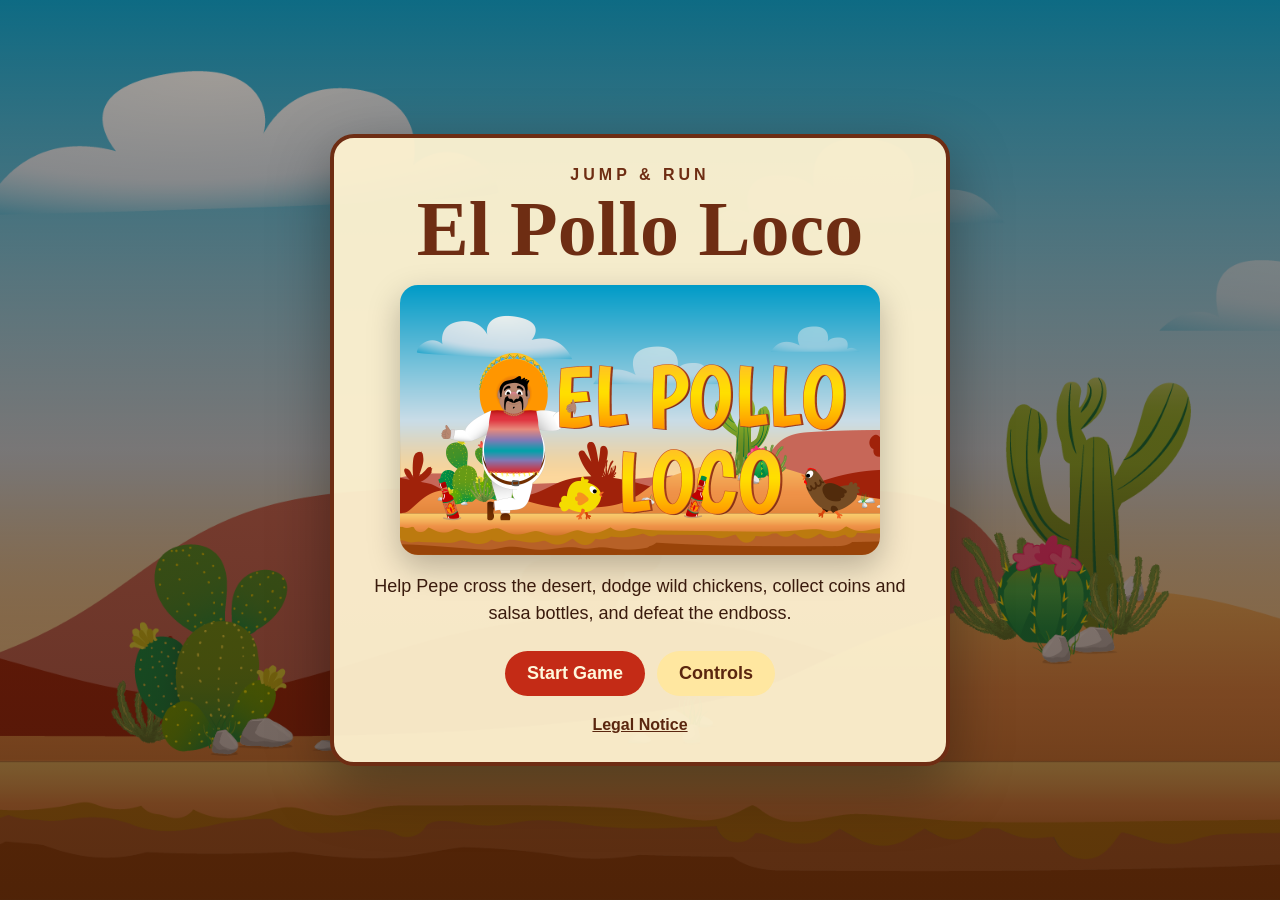
<file: index.html>
<!doctype html>
<html lang="en" translate="no">
  <head>
    <meta charset="UTF-8" />
    <meta name="viewport" content="width=device-width, initial-scale=1.0" />
    <meta name="google" content="notranslate" />
    <title>El Pollo Loco</title>
    <link
      rel="icon"
      href="data:image/svg+xml,<svg xmlns='http://www.w3.org/2000/svg' viewBox='0 0 100 100'><text y='.9em' font-size='90'>🌶️</text></svg>"
    />
    <link rel="stylesheet" href="style.css" />
  </head>
  <body>
    <main class="app-shell">
      <section id="home-screen" class="home-screen">
        <div class="hero-card">
          <p class="eyebrow">Jump & Run</p>
          <h1>El Pollo Loco</h1>

          <img
            class="start-image"
            src="img/9_intro_outro_screens/start/startscreen_1.png"
            alt="El Pollo Loco start screen"
          />

          <p class="hero-text">
            Help Pepe cross the desert, dodge wild chickens, collect coins and
            salsa bottles, and defeat the endboss.
          </p>

          <div class="button-row">
            <button id="start-button" class="primary-button">Start Game</button>
            <button id="help-button" class="secondary-button">Controls</button>
          </div>

          <a class="legal-link" href="impressum.html">Legal Notice</a>
        </div>
      </section>

      <section id="game-screen" class="game-screen hidden">
        <div class="game-toolbar">
          <button id="home-button" class="toolbar-button">Home</button>
          <button id="restart-button" class="toolbar-button">Restart</button>
          <button id="sound-button" class="toolbar-button">Sound: On</button>
          <button id="fullscreen-button" class="toolbar-button">
            Fullscreen
          </button>
        </div>

        <div class="canvas-wrapper">
          <canvas id="canvas" width="720" height="480"></canvas>

          <div id="game-over-overlay" class="end-screen-overlay hidden">
            <div class="end-screen-card image-card">
              <img
                class="end-screen-image"
                src="img/9_intro_outro_screens/game_over/game over.png"
                alt="Game Over"
              />

              <p>The chickens were faster this time. Restart and try again.</p>

              <div class="button-row">
                <button id="game-over-restart-button" class="primary-button">
                  Restart
                </button>
                <button id="game-over-home-button" class="secondary-button">
                  Home
                </button>
              </div>
            </div>
          </div>

          <div id="win-overlay" class="end-screen-overlay hidden">
            <div class="end-screen-card image-card">
              <img
                class="end-screen-image"
                src="img/You won, you lost/You Win A.png"
                alt="You Win"
              />

              <p>Pepe defeated the endboss. Great job!</p>

              <div class="button-row">
                <button id="win-restart-button" class="primary-button">
                  Restart
                </button>
                <button id="win-home-button" class="secondary-button">
                  Home
                </button>
              </div>
            </div>
          </div>
        </div>

        <div
          id="mobile-controls"
          class="mobile-controls"
          aria-label="Mobile controls"
        >
          <button id="touch-left" class="touch-button">←</button>
          <button id="touch-jump" class="touch-button">↑</button>
          <button id="touch-throw" class="touch-button">🍾</button>
          <button id="touch-right" class="touch-button">→</button>
        </div>
      </section>
    </main>

    <dialog id="help-dialog" class="help-dialog">
      <button id="close-help-button" class="dialog-close">×</button>
      <h2>Controls</h2>
      <p>
        <strong>Desktop:</strong> Use the left and right arrow keys to move.
        Jump with the up arrow key or spacebar.
      </p>
      <p><strong>Throw bottle:</strong> Press D.</p>
      <p><strong>Fullscreen:</strong> Use the Fullscreen button in the game.</p>
      <p>
        <strong>Mobile:</strong> In landscape mode, touch buttons appear for
        moving left, jumping, throwing and moving right.
      </p>
      <p>Collect salsa bottles first. Only collected bottles can be thrown.</p>
    </dialog>

    <div id="rotate-device" class="rotate-device">
      <div>
        <h2>Rotate your device</h2>
        <p>El Pollo Loco is playable on mobile devices in landscape mode.</p>
      </div>
    </div>

    <script src="classes/keyboard.class.js"></script>
    <script src="classes/audio-manager.class.js"></script>
    <script src="classes/drawable-object.class.js"></script>
    <script src="classes/movable-object.class.js"></script>
    <script src="classes/status-bar.class.js"></script>
    <script src="classes/coin.class.js"></script>
    <script src="classes/bottle.class.js"></script>
    <script src="classes/throwable-object.class.js"></script>
    <script src="classes/character.class.js"></script>
    <script src="classes/chicken.class.js"></script>
    <script src="classes/cloud.class.js"></script>
    <script src="classes/background-object.class.js"></script>
    <script src="classes/endboss.class.js"></script>
    <script src="classes/level.class.js"></script>
    <script src="levels/level1.js"></script>
    <script src="classes/game-controller.class.js"></script>
    <script src="classes/world.class.js"></script>
    <script src="script.js"></script>
  </body>
</html>
</file>
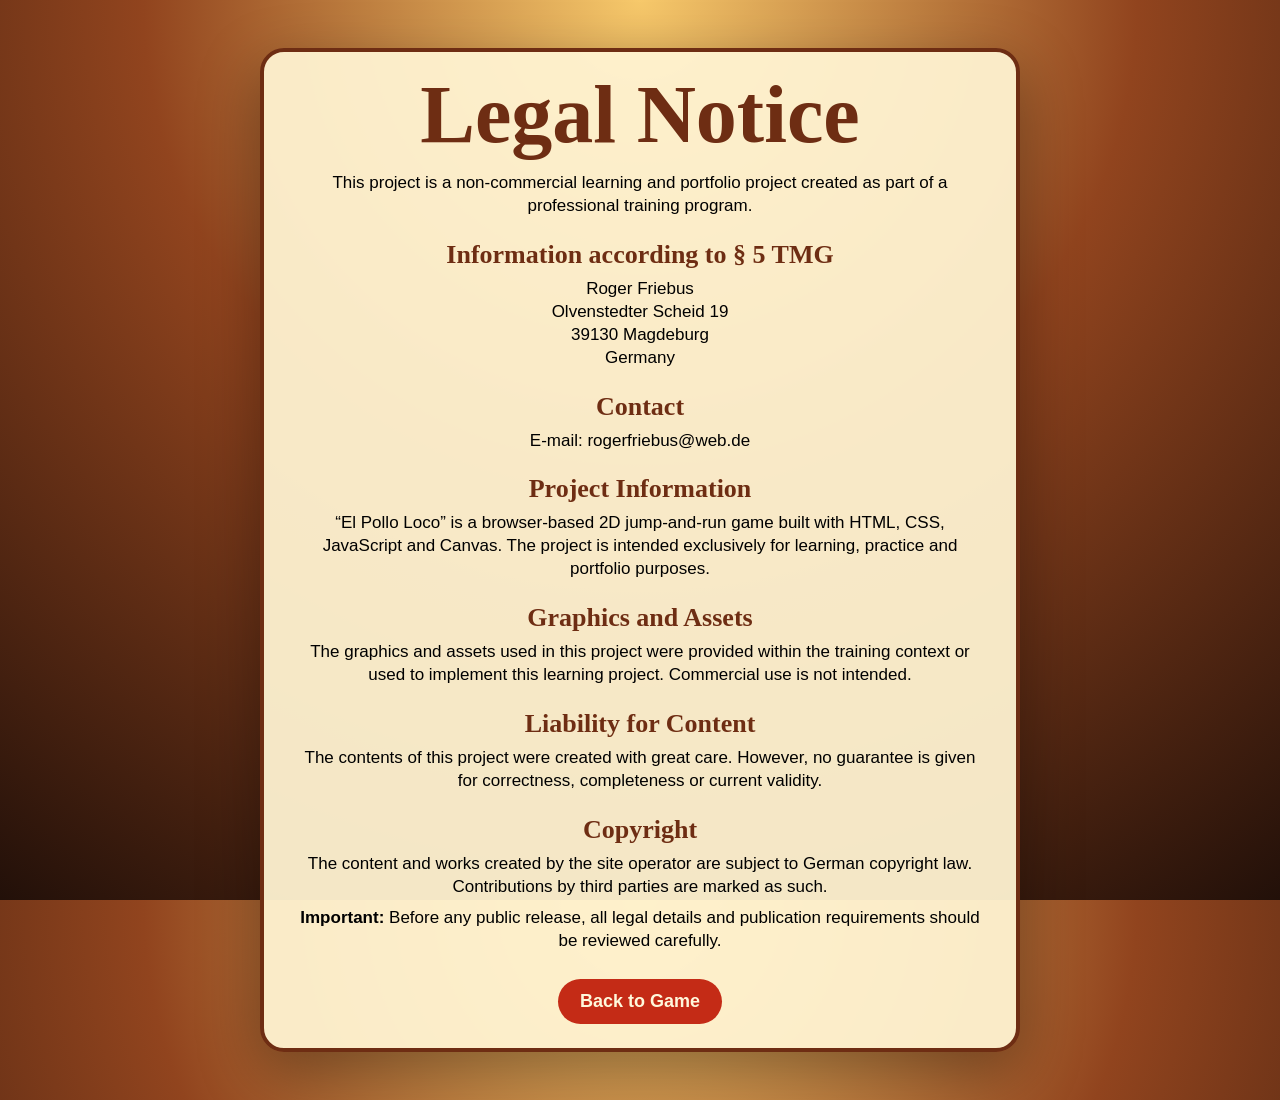
<file: impressum.html>
<!doctype html>
<html lang="en" translate="no">
  <head>
    <meta charset="UTF-8" />
    <meta name="viewport" content="width=device-width, initial-scale=1.0" />
    <meta name="google" content="notranslate" />
    <title>Legal Notice – El Pollo Loco</title>
    <link rel="stylesheet" href="style.css" />
  </head>
  <body class="legal-page">
    <main class="legal-card">
      <h1>Legal Notice</h1>

      <p>
        This project is a non-commercial learning and portfolio project created
        as part of a professional training program.
      </p>

      <h2>Information according to § 5 TMG</h2>

      <p>
        Roger Friebus<br />
        Olvenstedter Scheid 19<br />
        39130 Magdeburg<br />
        Germany
      </p>

      <h2>Contact</h2>

      <p>E-mail: rogerfriebus@web.de</p>

      <h2>Project Information</h2>

      <p>
        “El Pollo Loco” is a browser-based 2D jump-and-run game built with HTML,
        CSS, JavaScript and Canvas. The project is intended exclusively for
        learning, practice and portfolio purposes.
      </p>

      <h2>Graphics and Assets</h2>

      <p>
        The graphics and assets used in this project were provided within the
        training context or used to implement this learning project. Commercial
        use is not intended.
      </p>

      <h2>Liability for Content</h2>

      <p>
        The contents of this project were created with great care. However, no
        guarantee is given for correctness, completeness or current validity.
      </p>

      <h2>Copyright</h2>

      <p>
        The content and works created by the site operator are subject to German
        copyright law. Contributions by third parties are marked as such.
      </p>

      <p>
        <strong>Important:</strong> Before any public release, all legal details
        and publication requirements should be reviewed carefully.
      </p>

      <a class="primary-button inline-link" href="index.html">Back to Game</a>
    </main>
  </body>
</html>
</file>
<file: style.css>
@font-face {
  font-family: "RyeLocal";
  src: local("Rye"), local("Georgia");
}

* {
  box-sizing: border-box;
}

html {
  height: 100%;
}

body {
  align-items: center;
  background: radial-gradient(
    circle at top,
    #f7c96b 0%,
    #91441e 45%,
    #221009 100%
  );
  display: flex;
  font-family: Arial, Helvetica, sans-serif;
  height: 100vh;
  height: 100dvh;
  justify-content: center;
  margin: 0;
  overflow: hidden;
}

button,
a {
  cursor: pointer;
}

.app-shell {
  align-items: center;
  display: flex;
  height: 100%;
  justify-content: center;
  width: 100%;
}

.home-screen {
  align-items: center;
  background-image:
    linear-gradient(rgba(40, 17, 6, 0.35), rgba(40, 17, 6, 0.65)),
    url("img/5_background/complete_background.png");
  background-position: center;
  background-size: cover;
  display: flex;
  height: 100%;
  justify-content: center;
  overflow: hidden;
  padding: 16px;
  width: 100%;
}

.hero-card,
.legal-card {
  background: rgba(255, 244, 210, 0.94);
  border: 4px solid #6e2d13;
  border-radius: 24px;
  box-shadow: 0 20px 60px rgba(0, 0, 0, 0.35);
  max-width: 620px;
  padding: 28px;
  text-align: center;
}

.eyebrow {
  color: #6e2d13;
  font-weight: 700;
  letter-spacing: 4px;
  margin: 0 0 8px;
  text-transform: uppercase;
}

h1,
h2 {
  color: #6e2d13;
  font-family: "RyeLocal", Georgia, serif;
  margin: 0 0 16px;
}

h1 {
  font-size: clamp(40px, 8vw, 78px);
  line-height: 0.95;
}

.start-image {
  border-radius: 18px;
  box-shadow: 0 12px 32px rgba(0, 0, 0, 0.25);
  display: block;
  margin: 18px auto;
  max-height: 34vh;
  max-width: 100%;
  object-fit: contain;
  width: 480px;
}

.hero-text {
  color: #3a1b0d;
  font-size: 18px;
  line-height: 1.5;
  margin: 0 auto 24px;
}

.button-row,
.game-toolbar {
  display: flex;
  gap: 12px;
  justify-content: center;
}

.game-toolbar {
  flex-wrap: wrap;
}

.primary-button,
.secondary-button,
.toolbar-button,
.touch-button {
  border: 0;
  border-radius: 999px;
  font-size: 18px;
  font-weight: 700;
  padding: 12px 22px;
}

.primary-button {
  background: #c42b16;
  color: #fff8dc;
}

.secondary-button,
.toolbar-button,
.touch-button {
  background: #ffe7a0;
  color: #5a260f;
}

.primary-button:hover,
.secondary-button:hover,
.toolbar-button:hover,
.touch-button:hover {
  filter: brightness(1.06);
}

.legal-link {
  color: #5a260f;
  display: inline-block;
  font-weight: 700;
  margin-top: 20px;
}

.hidden {
  display: none !important;
}

.game-screen {
  align-items: center;
  display: flex;
  flex-direction: column;
  gap: 12px;
  height: 100%;
  justify-content: center;
  overflow: hidden;
  padding: 14px;
  width: 100%;
}

.canvas-wrapper {
  position: relative;
}

canvas {
  background: #7ec8ee;
  border: 4px solid #4d200d;
  border-radius: 16px;
  box-shadow: 0 18px 50px rgba(0, 0, 0, 0.4);
  display: block;
  height: auto;
  max-height: calc(100dvh - 116px);
  max-width: 96vw;
  width: min(720px, 96vw);
}

.end-screen-overlay {
  align-items: center;
  background: rgba(34, 16, 9, 0.72);
  border-radius: 16px;
  display: flex;
  inset: 4px;
  justify-content: center;
  position: absolute;
  z-index: 10;
}

.end-screen-card {
  background: rgba(255, 244, 210, 0.96);
  border: 4px solid #6e2d13;
  border-radius: 24px;
  box-shadow: 0 18px 48px rgba(0, 0, 0, 0.45);
  color: #3a1b0d;
  max-width: 460px;
  padding: 24px;
  text-align: center;
}

.image-card {
  padding: 20px;
}

.end-screen-image {
  display: block;
  margin: 0 auto 14px;
  max-height: 210px;
  max-width: 100%;
  object-fit: contain;
}

.end-screen-card h2 {
  font-size: 42px;
}

.end-screen-card p {
  font-size: 18px;
  line-height: 1.45;
}

.help-dialog {
  background: #fff3c4;
  border: 4px solid #6e2d13;
  border-radius: 22px;
  color: #3a1b0d;
  max-width: 520px;
  padding: 28px;
}

.help-dialog::backdrop {
  background: rgba(0, 0, 0, 0.55);
}

.dialog-close {
  background: #c42b16;
  border: 0;
  border-radius: 50%;
  color: white;
  font-size: 28px;
  height: 42px;
  position: absolute;
  right: 12px;
  top: 12px;
  width: 42px;
}

.mobile-controls {
  display: none;
  gap: 18px;
  justify-content: center;
  touch-action: none;
}

.touch-button {
  font-size: 28px;
  height: 58px;
  user-select: none;
  width: 72px;
}

.rotate-device {
  align-items: center;
  background: #221009;
  color: #fff3c4;
  display: none;
  inset: 0;
  justify-content: center;
  padding: 24px;
  position: fixed;
  text-align: center;
  z-index: 20;
}

.legal-page {
  align-items: flex-start;
  height: auto;
  justify-content: center;
  min-height: 100vh;
  overflow-x: hidden;
  overflow-y: auto;
  padding: 24px;
}

.legal-page .legal-card {
  margin: 24px auto;
  max-width: 760px;
  padding: 24px 32px;
  width: min(760px, 94vw);
}

.legal-page h1 {
  font-size: clamp(48px, 7vw, 82px);
  margin-bottom: 18px;
}

.legal-page h2 {
  font-size: 26px;
  margin: 22px 0 8px;
}

.legal-page p {
  font-size: 17px;
  line-height: 1.35;
  margin: 8px 0;
}

.inline-link {
  display: inline-block;
  margin-top: 18px;
  text-decoration: none;
}

:fullscreen .game-screen {
  background: radial-gradient(
    circle at top,
    #f7c96b 0%,
    #91441e 45%,
    #221009 100%
  );
}

:fullscreen canvas {
  max-height: calc(100dvh - 96px);
  width: min(96vw, 960px);
}

@media (max-height: 660px) {
  .hero-card {
    padding: 20px;
  }

  .start-image {
    margin: 12px auto;
    max-height: 28vh;
  }

  .hero-text {
    font-size: 16px;
    margin-bottom: 16px;
  }

  .primary-button,
  .secondary-button,
  .toolbar-button,
  .touch-button {
    font-size: 16px;
    padding: 10px 18px;
  }

  canvas {
    max-height: calc(100dvh - 96px);
  }
}

@media (pointer: coarse), (max-width: 900px) {
  .mobile-controls {
    display: flex;
  }

  .game-toolbar {
    position: fixed;
    right: 12px;
    top: 12px;
    z-index: 5;
  }

  .toolbar-button {
    font-size: 14px;
    padding: 10px 14px;
  }

  canvas {
    max-height: calc(100dvh - 98px);
  }
}

@media (orientation: portrait) and (max-width: 900px) {
  .rotate-device {
    display: flex;
  }
}

@media (max-width: 700px) {
  .legal-page {
    padding: 12px;
  }

  .legal-page .legal-card {
    padding: 20px;
  }

  .legal-page h1 {
    font-size: 46px;
  }

  .legal-page h2 {
    font-size: 23px;
  }

  .legal-page p {
    font-size: 16px;
  }
}
</file>
